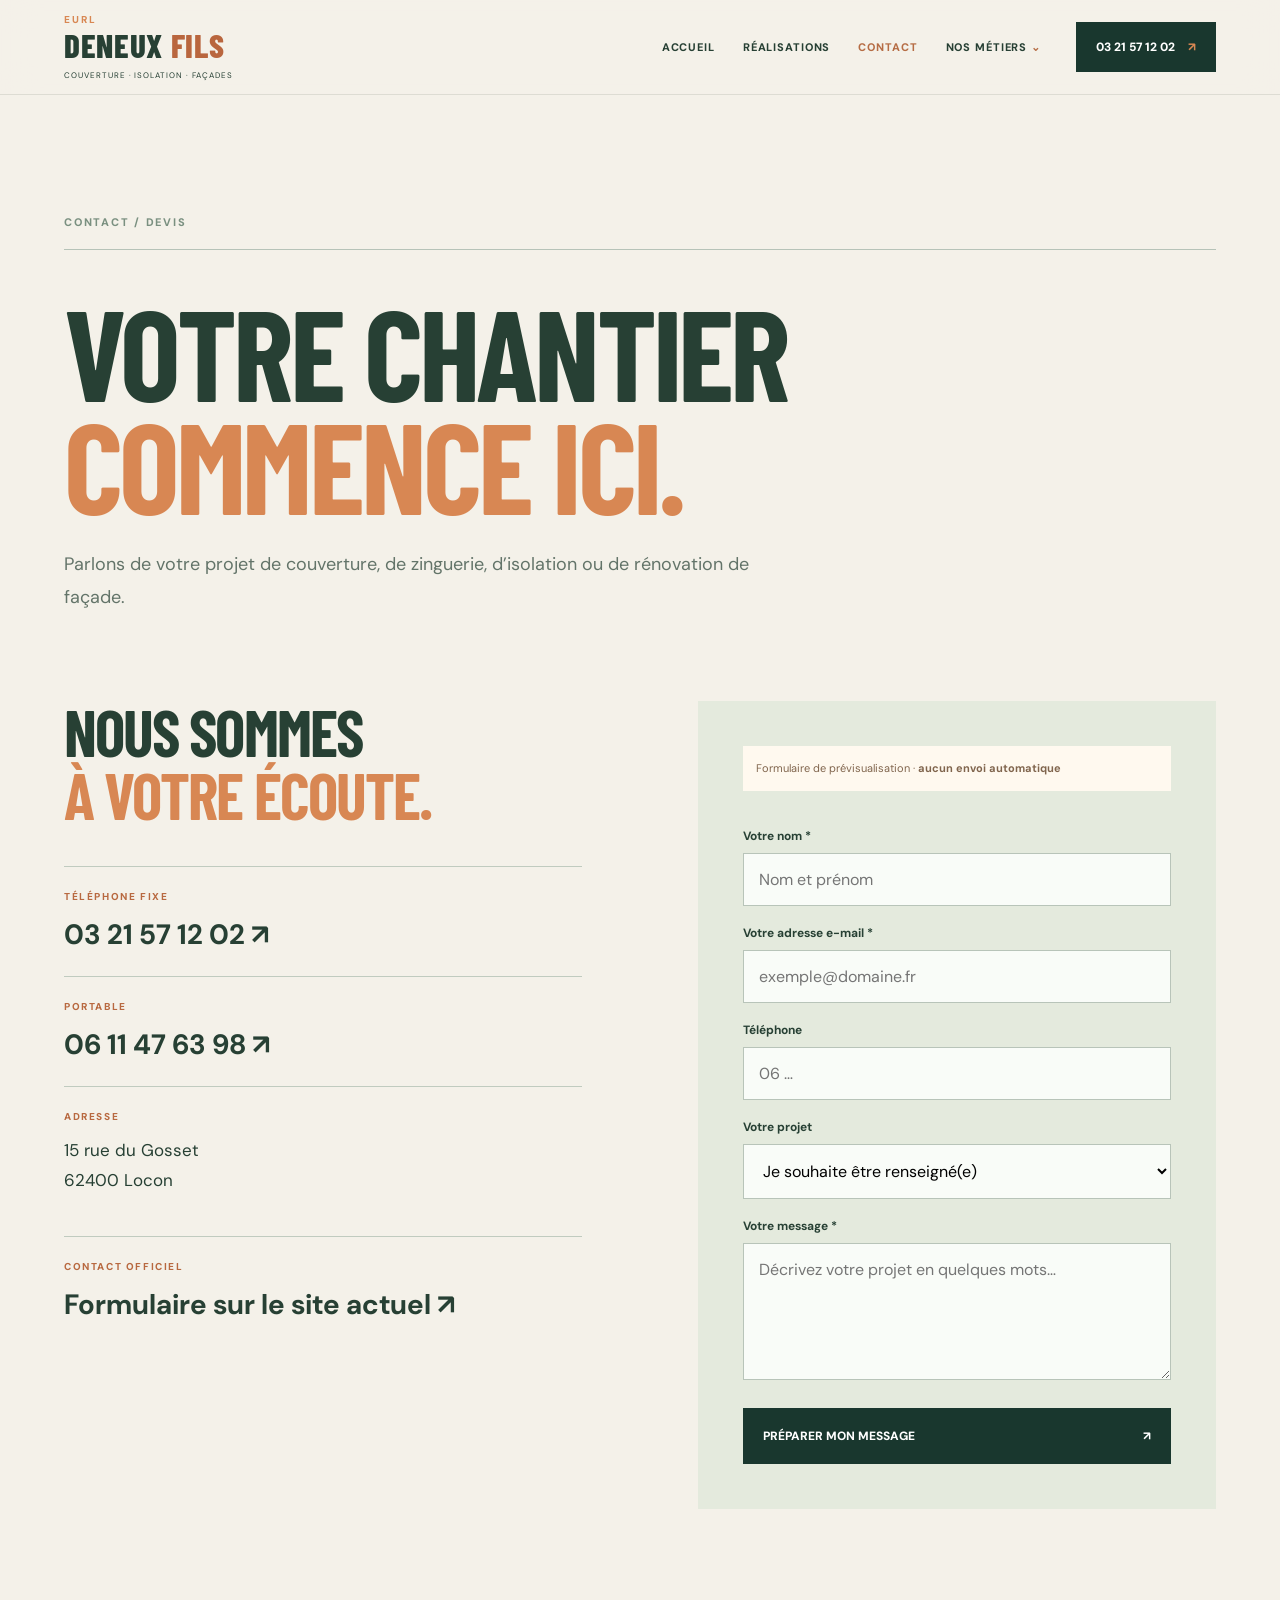
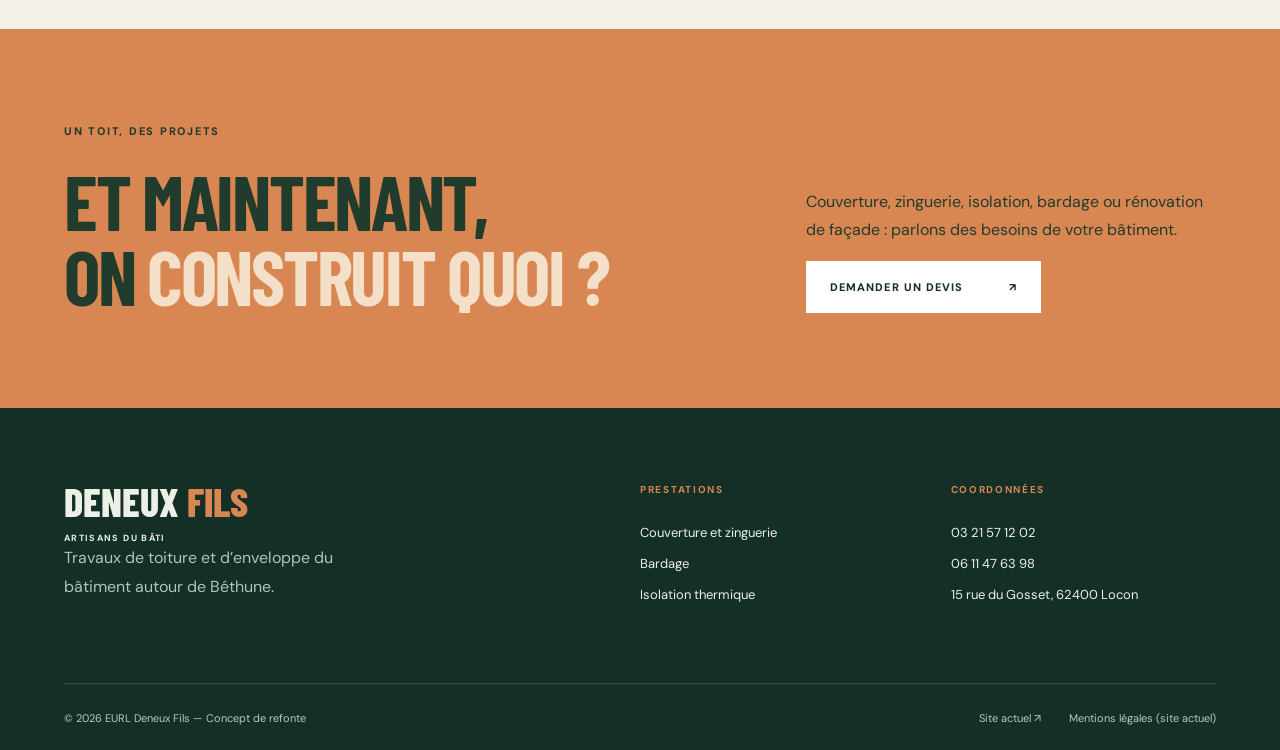
<file: contact.html>
<!doctype html><html lang="fr"><head><meta charset="utf-8"><meta name="viewport" content="width=device-width, initial-scale=1"><title>Contact et devis — EURL Deneux Fils</title><meta name="description" content="Contactez EURL Deneux Fils pour vos travaux : coordonnées, zone d’intervention et formulaire."><meta name="theme-color" content="#183229"><link rel="preconnect" href="https://fonts.googleapis.com"><link rel="preconnect" href="https://fonts.gstatic.com" crossorigin><link rel="stylesheet" href="assets/deneux.css"></head><body class="site-deneux-fils"><div class="scroll-progress"></div><header class="dn-header"><div class="dn-wrap dn-nav"><a href="index.html" class="dn-brand"><span class="dn-brand-top">EURL</span><strong>DENEUX <em>FILS</em></strong><small>COUVERTURE · ISOLATION · FAÇADES</small></a><nav class="desktop-nav"><a href="index.html">Accueil</a><a href="realisations.html">Réalisations</a><a href="contact.html" class="active">Contact</a><div class="dn-dropdown-wrap"><button type="button">Nos métiers <span>⌄</span></button><div class="dn-dropdown"><a href="couverture-zinguerie.html">Couverture et zinguerie<span>↗</span></a><a href="fenetres-de-toit.html">Fenêtres de toit VELUX<span>↗</span></a><a href="ravalement-facade.html">Ravalement de façade<span>↗</span></a><a href="bardage.html">Bardage extérieur<span>↗</span></a><a href="isolation-ite.html">Isolation thermique et ITE<span>↗</span></a><a href="amenagement-combles.html">Aménagement de combles<span>↗</span></a></div></div></nav><a class="dn-nav-phone" href="tel:+33321571202">03 21 57 12 02 <span>↗</span></a><button type="button" class="menu-toggle" aria-expanded="false" aria-controls="mobile-nav">Menu ☰</button></div></header><nav class="mobile-menu" id="mobile-nav"><a href="index.html">Accueil</a><a href="realisations.html">Réalisations</a><a href="contact.html" class="active">Contact</a><p>NOS MÉTIERS</p><a href="couverture-zinguerie.html">Couverture et zinguerie<span>↗</span></a><a href="fenetres-de-toit.html">Fenêtres de toit VELUX<span>↗</span></a><a href="ravalement-facade.html">Ravalement de façade<span>↗</span></a><a href="bardage.html">Bardage extérieur<span>↗</span></a><a href="isolation-ite.html">Isolation thermique et ITE<span>↗</span></a><a href="amenagement-combles.html">Aménagement de combles<span>↗</span></a></nav><main><section class="dn-gallery-head dn-wrap"><div class="dn-section-num reveal">CONTACT / DEVIS</div><h1 class="reveal">Votre chantier<br><em>commence ici.</em></h1><p class="reveal">Parlons de votre projet de couverture, de zinguerie, d’isolation ou de rénovation de façade.</p></section><section class="dn-wrap dn-contact-grid"><div class="dn-contact-data reveal"><h2>Nous sommes<br><em>à votre écoute.</em></h2><div><small>TÉLÉPHONE FIXE</small><a href="tel:+33321571202">03 21 57 12 02 ↗</a></div><div><small>PORTABLE</small><a href="tel:+33611476398">06 11 47 63 98 ↗</a></div><div><small>ADRESSE</small><p>15 rue du Gosset<br>62400 Locon</p></div><div><small>CONTACT OFFICIEL</small><a href="https://www.eurl-deneux.fr/contact" target="_blank" rel="noopener">Formulaire sur le site actuel ↗</a></div></div><div class="dn-form-wrap reveal"><form class="contact-form" id="contact-form" ><span class="form-badge">Formulaire de prévisualisation · <strong>aucun envoi automatique</strong></span><label for="f-name">Votre nom *</label><input required id="f-name" name="nom" autocomplete="name" placeholder="Nom et prénom"><label for="f-mail">Votre adresse e-mail *</label><input required id="f-mail" name="email" type="email" autocomplete="email" placeholder="exemple@domaine.fr"><label for="f-tel">Téléphone</label><input id="f-tel" name="telephone" type="tel" autocomplete="tel" placeholder="06 …"><label for="f-service">Votre projet</label><select id="f-service" name="prestation"><option value="Demande de renseignements">Je souhaite être renseigné(e)</option><option value="Devis de travaux">Demander un devis</option><option value="Rénovation">Rénovation</option><option value="Autre besoin">Autre besoin</option></select><label for="f-msg">Votre message *</label><textarea id="f-msg" name="message" rows="5" required placeholder="Décrivez votre projet en quelques mots…"></textarea><button class="btn btn-submit" type="submit">Préparer mon message <span>↗</span></button></form></div></section></main><section class="dn-cta"><div class="dn-wrap dn-cta-grid"><div class="reveal"><p class="dn-kicker">UN TOIT, DES PROJETS</p><h2>Et maintenant,<br>on <em>construit quoi ?</em></h2></div><div class="reveal"><p>Couverture, zinguerie, isolation, bardage ou rénovation de façade : parlons des besoins de votre bâtiment.</p><a class="dn-button dn-button-light" href="contact.html">Demander un devis <span>↗</span></a></div></div></section><footer class="dn-footer"><div class="dn-wrap dn-footer-grid"><div><a href="index.html" class="dn-footbrand">DENEUX <span>FILS</span><small>ARTISANS DU BÂTI</small></a><p>Travaux de toiture et d’enveloppe du bâtiment autour de Béthune.</p></div><div><b>PRESTATIONS</b><a href="couverture-zinguerie.html">Couverture et zinguerie</a><a href="bardage.html">Bardage</a><a href="isolation-ite.html">Isolation thermique</a></div><div><b>COORDONNÉES</b><a href="tel:+33321571202">03 21 57 12 02</a><a href="tel:+33611476398">06 11 47 63 98</a><span>15 rue du Gosset, 62400 Locon</span></div></div><div class="dn-wrap dn-bottom"><span>© 2026 EURL Deneux Fils — Concept de refonte</span><a href="https://www.eurl-deneux.fr/" target="_blank" rel="noopener">Site actuel ↗</a><a href="https://www.eurl-deneux.fr/mentions" target="_blank" rel="noopener">Mentions légales (site actuel)</a></div></footer><div class="lightbox" role="dialog" aria-modal="true" aria-label="Visionneuse d’images"><button class="lightbox-close" type="button" aria-label="Fermer la photo">✕ Fermer</button><figure><img alt=""><figcaption></figcaption></figure></div><script src="assets/site.js" defer></script></body></html>
</file>
<file: assets/deneux.css>
@import url('https://fonts.googleapis.com/css2?family=Barlow+Condensed:wght@400;500;600;700;800&family=DM+Sans:wght@400;500;600;700&display=swap');
:root{--green:#19372e;--dark:#11291f;--orange:#d88753;--cream:#f4f1e9}*{box-sizing:border-box}html{scroll-behavior:smooth}body{margin:0;background:var(--cream);color:#274034;font-family:'DM Sans',Arial,sans-serif;overflow-x:hidden}body.menu-open{overflow:hidden}a{text-decoration:none;color:inherit}button,input,select,textarea{font:inherit}button{cursor:pointer}img{display:block;max-width:100%}h1,h2,h3,p{margin-top:0}h1,h2,h3{font-family:'Barlow Condensed',Impact,sans-serif;text-transform:uppercase;font-weight:700;letter-spacing:-.03em}h1{font-size:clamp(5rem,10vw,11rem);line-height:.88}h2{font-size:clamp(3.5rem,6vw,7.5rem);line-height:.98}h1 em,h2 em{font-style:normal;color:var(--orange)}.dn-wrap{width:min(90%,1360px);margin:auto}.scroll-progress{position:fixed;z-index:300;inset:0 0 auto;height:4px;transform:scaleX(0);transform-origin:left;background:var(--orange)}.dn-header{position:fixed;z-index:100;inset:0 0 auto;background:#f4f1e9ef;border-bottom:1px solid #dddcd3;backdrop-filter:blur(18px)}.dn-nav{height:94px;display:flex;gap:35px;align-items:center}.dn-brand{display:flex;flex-direction:column;line-height:1}.dn-brand-top{font-size:10px;letter-spacing:.2em;color:var(--orange);font-weight:800}.dn-brand strong{font:800 33px 'Barlow Condensed';letter-spacing:.02em}.dn-brand strong em{font-style:normal;color:#b9663e}.dn-brand small{font-size:8px;letter-spacing:.12em;margin-top:6px}.desktop-nav{display:flex;align-items:center;gap:28px;margin-left:auto}.desktop-nav>a,.dn-dropdown-wrap button{font-size:11px;letter-spacing:.08em;font-weight:800;text-transform:uppercase}.desktop-nav a:hover,.desktop-nav a.active{color:#b66d45}.dn-dropdown-wrap{position:relative}.dn-dropdown-wrap button{border:0;background:none;color:inherit;padding:25px 0}.dn-dropdown-wrap button span{color:#b66d45}.dn-dropdown{display:flex;flex-direction:column;position:absolute;top:65px;right:-20px;opacity:0;visibility:hidden;transform:translateY(9px);transition:.2s;background:var(--green);color:white;padding:15px;width:380px;box-shadow:0 20px 50px #0004}.dn-dropdown a{padding:13px 10px;font-size:12px;border-bottom:1px solid #ffffff20}.dn-dropdown a span{float:right;color:var(--orange)}.dn-dropdown-wrap:hover .dn-dropdown,.dn-dropdown-wrap:focus-within .dn-dropdown{opacity:1;visibility:visible;transform:none}.dn-nav-phone{padding:17px 20px;background:var(--green);color:white;font-size:12px;font-weight:800;white-space:nowrap}.dn-nav-phone span{color:var(--orange);margin-left:10px}.menu-toggle,.mobile-menu{display:none}.reveal{opacity:0;transform:translateY(30px);transition:opacity .8s,transform .8s cubic-bezier(.2,.8,.2,1);transition-delay:var(--delay,0ms)}.reveal.visible{opacity:1;transform:none}.dn-button{display:inline-flex;gap:45px;align-items:center;justify-content:space-between;background:var(--orange);padding:19px 24px;font-size:11px;font-weight:800;letter-spacing:.1em;text-transform:uppercase;color:#172f23;transition:transform .2s,background .2s}.dn-button:hover{transform:translateY(-4px);background:#eca36d}.dn-button-light{background:#fff}.dn-kicker,.dn-section-num{font-size:11px;font-weight:800;letter-spacing:.16em;text-transform:uppercase}.dn-section-num{border-bottom:1px solid #b6c3b8;padding-bottom:20px;margin-bottom:45px;color:#7a9080}.dn-section-num.light{border-color:#506d59;color:#b8cdb9}.dn-textlink{display:inline-block;font-size:12px;font-weight:800;text-transform:uppercase;letter-spacing:.07em;border-bottom:1px solid currentColor;padding-bottom:9px}.dn-hero,.dn-service-hero{height:min(850px,100svh);min-height:700px;position:relative;overflow:hidden;color:white;background:#1b362e}.dn-hero-image{position:absolute;inset:0}.dn-hero-image img{width:100%;height:100%;object-fit:cover;filter:saturate(.75);animation:dnzoom 22s ease-in-out infinite alternate}@keyframes dnzoom{to{transform:scale(1.09)}}.dn-hero:after,.dn-service-hero:after{content:'';position:absolute;inset:0;background:linear-gradient(90deg,#0b3027ed,#0b3027ad 52%,#0b302744),linear-gradient(0deg,#102e26ba,transparent 65%)}.dn-hero-body{padding-top:245px;position:relative;z-index:2}.dn-hero-label{font-size:11px;letter-spacing:.2em;font-weight:800;display:flex;align-items:center;gap:12px}.dn-hero-label:before{content:'';width:32px;height:2px;background:var(--orange)}.dn-hero h1{max-width:990px;margin:32px 0 26px}.dn-hero-body>p{color:#e2eae4;font-size:17px;line-height:1.8;max-width:560px}.dn-hero-actions{display:flex;gap:35px;align-items:center;margin-top:25px}.dn-outline-link{font-size:11px;text-transform:uppercase;font-weight:800;border-bottom:1px solid white;padding-bottom:8px}.dn-hero-corner{position:absolute;right:0;bottom:0;z-index:3;background:var(--orange);padding:14px 25px;font:800 58px/.9 'Barlow Condensed';display:flex;gap:15px;align-items:center;color:#183b2c}.dn-hero-corner span{font:700 9px 'DM Sans';letter-spacing:.15em;writing-mode:vertical-rl}.dn-ticker{overflow:hidden;background:var(--orange);padding:15px 0;white-space:nowrap}.dn-ticker>div{display:inline-block;font:700 30px 'Barlow Condensed';word-spacing:14px;letter-spacing:.05em;animation:tic 35s linear infinite}.dn-ticker span{color:white}@keyframes tic{to{transform:translateX(-28%)}}.dn-intro,.dn-method,.dn-related{padding:115px 0}.dn-intro-layout{display:grid;grid-template-columns:1.2fr .8fr;gap:10%}.dn-intro-layout p,.dn-tech-content p{font-size:17px;line-height:1.85;color:#66786c;margin-bottom:24px}.dn-services{background:#19392f;color:white;padding:105px 0 115px}.dn-section-head{display:flex;align-items:end;justify-content:space-between;gap:50px;margin-bottom:52px}.dn-section-head h2{margin:0}.dn-section-head p{line-height:1.8;color:#bccebf;max-width:340px}.dn-trades-grid{display:grid;grid-template-columns:repeat(3,1fr);gap:17px}.dn-trade{display:block;background:#f2f0e9;color:#19362c;padding-bottom:24px;overflow:hidden}.dn-trade-image{height:270px;overflow:hidden}.dn-trade-image img{height:100%;width:100%;object-fit:cover;filter:saturate(.75);transition:transform .7s}.dn-trade:hover img{transform:scale(1.07)}.dn-trade-meta{display:flex;justify-content:space-between;align-items:center;padding:20px 22px 0}.dn-trade-meta span:first-child{font-size:10px;letter-spacing:.14em;color:#987b65;font-weight:800}.dn-trade-meta span:last-child{font-size:24px;color:#bd6a42}.dn-trade h3{font-size:clamp(27px,3.2vw,40px);line-height:.94;margin:12px 22px 0}.dn-break{min-height:660px;position:relative;background:#1c382e;color:white;overflow:hidden}.dn-break-image{position:absolute;inset:0}.dn-break-image img{height:100%;width:100%;object-fit:cover}.dn-break:after{content:'';position:absolute;inset:0;background:linear-gradient(90deg,#0b2d22ad,#0b2d2266)}.dn-break-inner{position:relative;z-index:2;display:flex;justify-content:flex-end;padding:110px 0}.dn-break-panel{background:#f5f0e7;color:#224033;padding:55px;width:min(100%,570px)}.dn-break-panel h2{margin:20px 0}.dn-break-panel p:not(.dn-kicker){font-size:16px;line-height:1.8;color:#5c7061}.dn-method-grid{display:grid;grid-template-columns:repeat(3,1fr);gap:32px;margin-top:65px}.dn-method-grid article{border-top:1px solid #aabdaf;padding-top:20px}.dn-method-grid b{font:700 62px 'Barlow Condensed';color:#aabdad}.dn-method-grid h3{font-size:34px;margin:35px 0 13px}.dn-method-grid p{color:#64776b;line-height:1.8}.dn-cta{background:var(--orange);color:#213b2c;padding:95px 0}.dn-cta-grid{display:grid;grid-template-columns:1.2fr .8fr;gap:11%;align-items:end}.dn-cta h2{margin:25px 0 0}.dn-cta h2 em{color:#f4dfc8}.dn-cta p:not(.dn-kicker){font-size:16px;line-height:1.8}.dn-footer{background:#142f26;color:#edf0e6;padding:75px 0 25px}.dn-footer-grid{display:grid;grid-template-columns:2fr 1fr 1fr;gap:45px}.dn-footbrand{display:block;font:800 40px 'Barlow Condensed';line-height:.9}.dn-footbrand span{color:var(--orange)}.dn-footbrand small{display:block;margin-top:13px;font:700 9px 'DM Sans';letter-spacing:.15em}.dn-footer-grid p{max-width:310px;color:#b0c4b7;line-height:1.8}.dn-footer-grid>div:not(:first-child){display:flex;flex-direction:column;gap:14px;font-size:13px}.dn-footer-grid b{font-size:10px;letter-spacing:.17em;color:var(--orange);margin-bottom:14px}.dn-bottom{display:flex;gap:28px;border-top:1px solid #ffffff25;margin-top:65px;padding-top:27px;font-size:11px;color:#b8cabd}.dn-bottom span{margin-right:auto}.dn-service-hero{height:650px;min-height:600px}.dn-service-hero-copy{position:relative;z-index:2;padding-top:210px}.dn-service-hero h1{font-size:clamp(4.3rem,8vw,9rem);max-width:1000px;margin:23px 0}.dn-service-hero-copy>p:not(.dn-kicker){font-size:17px;line-height:1.75;max-width:550px}.dn-technical{padding:110px 0;background:#e0e8dd}.dn-technical-layout{display:grid;grid-template-columns:1fr 1fr;gap:8%;align-items:center}.dn-tech-photo img{height:580px;width:100%;object-fit:cover}.dn-tech-content ul{display:grid;grid-template-columns:1fr 1fr;gap:14px;list-style:none;margin:35px 0;padding:0}.dn-tech-content li{border-top:1px solid #b3c2b5;padding-top:14px;font-size:13px;color:#bc7048}.dn-tech-content li span{color:#274538;margin-left:9px}.dn-related-grid{display:grid;grid-template-columns:repeat(3,1fr);gap:20px;margin-top:50px}.dn-related-card{position:relative;height:310px;overflow:hidden;background:#1b352b}.dn-related-card img{height:100%;width:100%;object-fit:cover;filter:brightness(.75);transition:transform .5s}.dn-related-card:hover img{transform:scale(1.08)}.dn-related-card span{position:absolute;bottom:0;left:0;right:0;color:white;background:linear-gradient(transparent,#0e231bd6);padding:40px 20px 20px;font:700 30px 'Barlow Condensed';text-transform:uppercase}.dn-gallery-head{padding-top:215px;padding-bottom:70px}.dn-gallery-head h1{margin:28px 0}.dn-gallery-head>p:last-child{max-width:730px;font-size:18px;line-height:1.8;color:#637469}.dn-gallery-section{padding-bottom:120px}.filters{display:flex;flex-wrap:wrap;gap:10px;margin-bottom:45px}.filters button{border:1px solid #b4c1b7;padding:13px 20px;background:none;text-transform:uppercase;font-size:12px;font-weight:700}.filters button.active,.filters button:hover{background:var(--green);color:white}.dn-gallery-grid{display:grid;grid-template-columns:repeat(3,1fr);gap:18px}.dn-gallery-item{height:370px;position:relative;border:0;padding:0;overflow:hidden;background:#16382b;text-align:left;color:white}.dn-gallery-item img{width:100%;height:100%;object-fit:cover;filter:brightness(.69);transition:transform .6s}.dn-gallery-item:hover img{transform:scale(1.08)}.dn-gallery-item span{position:absolute;bottom:0;left:0;right:0;padding:37px 24px 22px;background:linear-gradient(transparent,#071d17e0);font:700 29px 'Barlow Condensed';text-transform:uppercase}.dn-gallery-item small{font:700 9px 'DM Sans';display:block;margin-top:8px;letter-spacing:.15em}.dn-gallery-item[hidden]{display:none}.dn-disclaimer{font-size:13px;color:#66786e;margin-top:30px}.dn-disclaimer a{text-decoration:underline}.dn-contact-grid{display:grid;grid-template-columns:1fr 1fr;gap:10%;padding-bottom:120px}.dn-contact-data h2{font-size:clamp(3.3rem,5vw,6rem);margin:0 0 40px}.dn-contact-data>div{padding:23px 0;border-top:1px solid #c0cbbf}.dn-contact-data small{display:block;font-size:10px;color:#b86940;letter-spacing:.16em;font-weight:800;margin-bottom:13px}.dn-contact-data a{font-size:clamp(19px,2.3vw,28px);font-weight:700}.dn-contact-data p{font-size:17px;line-height:1.75}.contact-form{display:flex;flex-direction:column;gap:9px;background:#e4eadd;padding:45px}.form-badge{font-size:11px;color:#80654d;background:#fff9ef;padding:13px;margin-bottom:18px;line-height:1.7}.contact-form label{font-size:12px;font-weight:700;margin-top:10px}.contact-form input,.contact-form select,.contact-form textarea{width:100%;padding:15px;background:#f9fcf8;border:1px solid #b8c4b9}.contact-form .btn-submit{margin-top:19px;display:flex;justify-content:space-between;border:0;background:var(--green);color:white;padding:20px;font-size:12px;text-transform:uppercase;font-weight:800}.lightbox{display:none;position:fixed;inset:0;z-index:300;background:#0b2019ec;padding:60px 20px;justify-content:center;align-items:center}.lightbox.open{display:flex}.lightbox figure{margin:0}.lightbox img{max-height:78vh;object-fit:contain;margin:auto}.lightbox figcaption{color:white;text-align:center;font-size:12px;margin-top:16px}.lightbox-close{position:absolute;right:22px;top:22px;background:none;border:1px solid #fff8;color:white;padding:10px 14px}
@media(max-width:1150px){.desktop-nav{gap:14px}.dn-nav-phone{display:none}}
@media(max-width:870px){.dn-nav{height:77px}.dn-header .desktop-nav{display:none}.menu-toggle{display:block;margin-left:auto;background:none;border:1px solid #b1bdb3;padding:11px 15px;font-size:12px}.mobile-menu{position:fixed;top:77px;bottom:0;left:0;right:0;z-index:101;overflow:auto;background:var(--green);color:white;padding:25px 6%;flex-direction:column}.mobile-menu.open{display:flex}.mobile-menu a{padding:15px 0;border-bottom:1px solid #ffffff25}.mobile-menu p{font-size:10px;letter-spacing:.15em;color:var(--orange);margin-top:25px}.dn-hero-body{padding-top:210px}.dn-intro-layout,.dn-technical-layout,.dn-contact-grid{grid-template-columns:1fr;gap:40px}.dn-trades-grid,.dn-gallery-grid{grid-template-columns:repeat(2,1fr)}.dn-section-head{flex-direction:column;align-items:flex-start}.dn-cta-grid{grid-template-columns:1fr}.dn-footer-grid{grid-template-columns:1fr 1fr}}
@media(max-width:600px){h1{font-size:clamp(4.3rem,16vw,6.8rem)}h2{font-size:clamp(3.5rem,12vw,5rem)}.dn-hero{height:94svh;min-height:660px}.dn-hero-body{padding-top:175px}.dn-hero-body>p{font-size:15px}.dn-hero-actions{flex-direction:column;align-items:flex-start;gap:25px}.dn-hero-corner{padding:10px 16px;font-size:44px}.dn-intro,.dn-services,.dn-method,.dn-technical,.dn-related{padding-top:75px;padding-bottom:75px}.dn-trades-grid,.dn-method-grid,.dn-related-grid,.dn-gallery-grid,.dn-footer-grid{grid-template-columns:1fr}.dn-trade-image{height:280px}.dn-break-inner{padding:70px 0}.dn-break-panel{padding:28px}.dn-break{min-height:520px}.dn-method-grid{margin-top:35px}.dn-method-grid h3{margin-top:20px}.dn-cta{padding:75px 0}.dn-service-hero{height:570px;min-height:570px}.dn-service-hero-copy{padding-top:165px}.dn-service-hero h1{font-size:clamp(4rem,16vw,6.5rem)}.dn-tech-photo img{height:370px}.dn-gallery-head{padding-top:150px;padding-bottom:50px}.dn-gallery-item{height:320px}.contact-form{padding:25px}.dn-bottom{flex-wrap:wrap}.dn-bottom span{width:100%}}
@media(prefers-reduced-motion:reduce){*,*::before,*::after{animation:none!important;transition:none!important;scroll-behavior:auto!important}.reveal{opacity:1;transform:none}}
</file>
